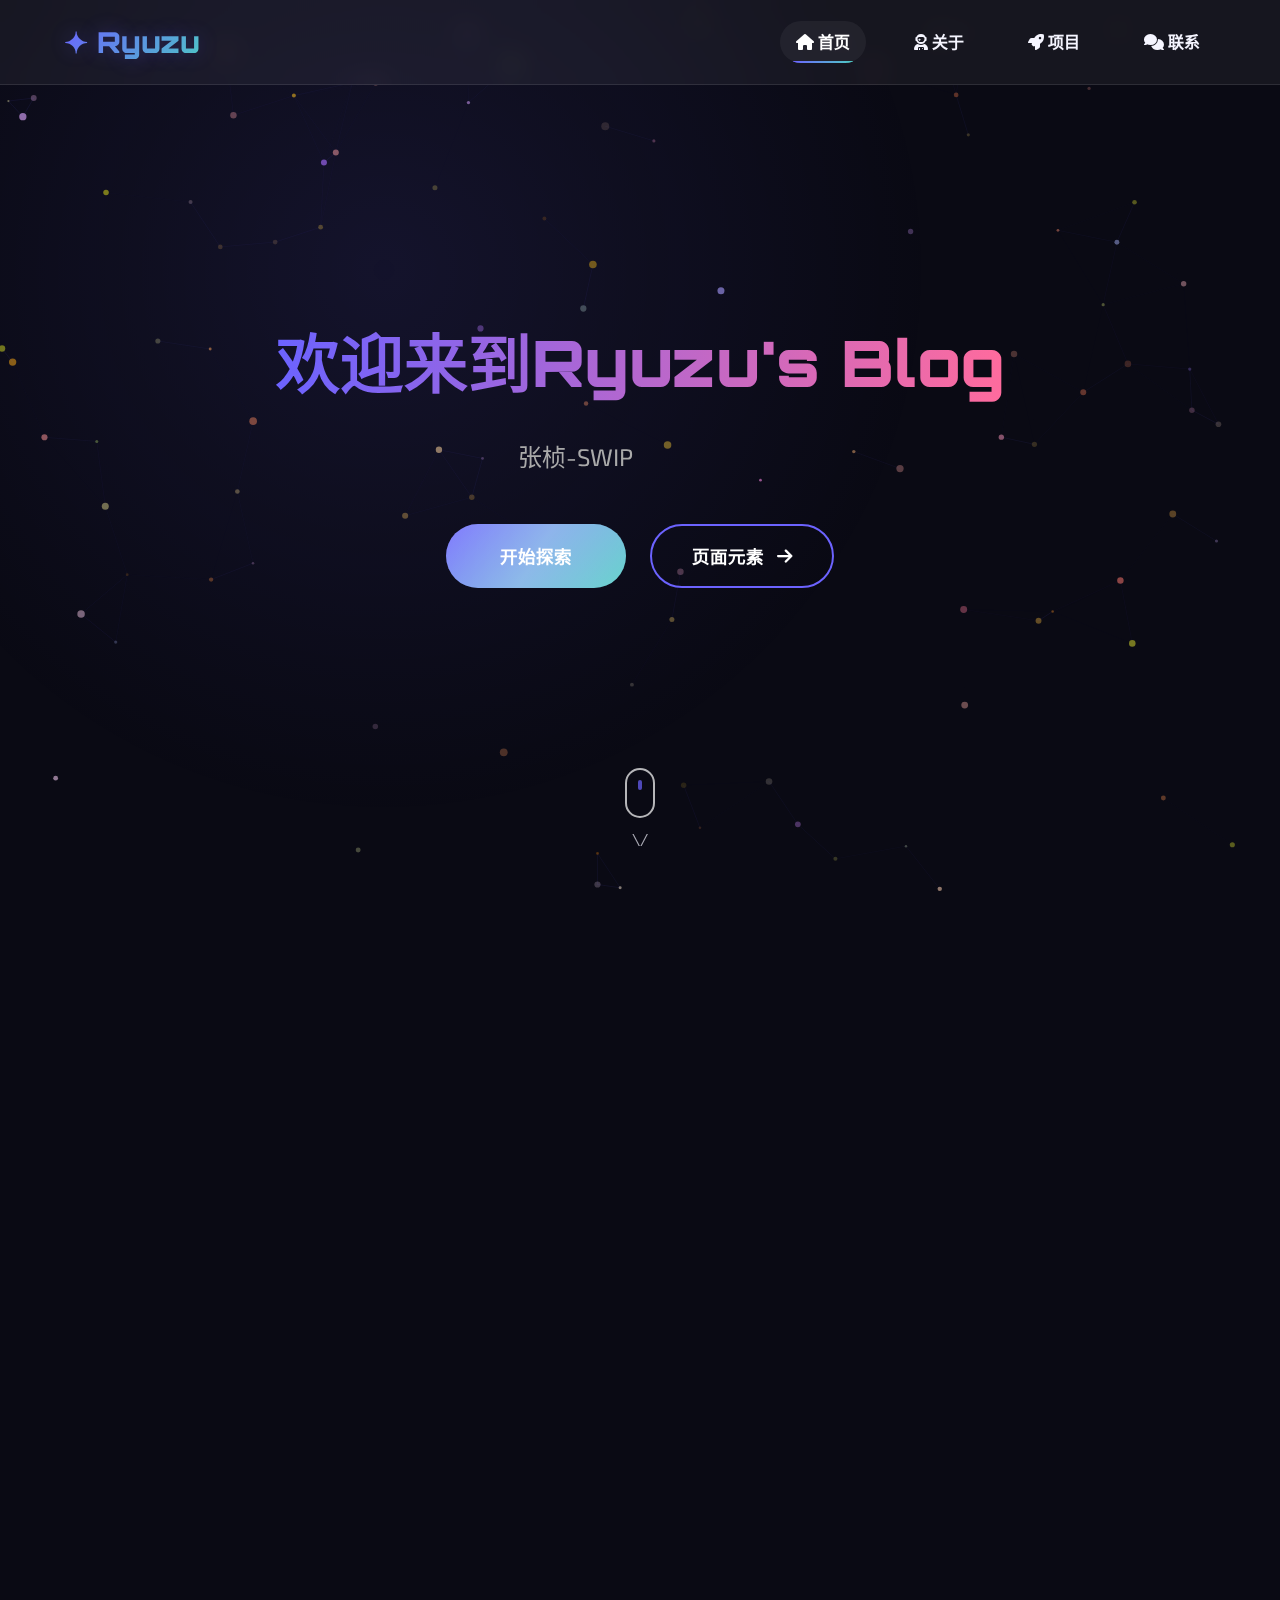
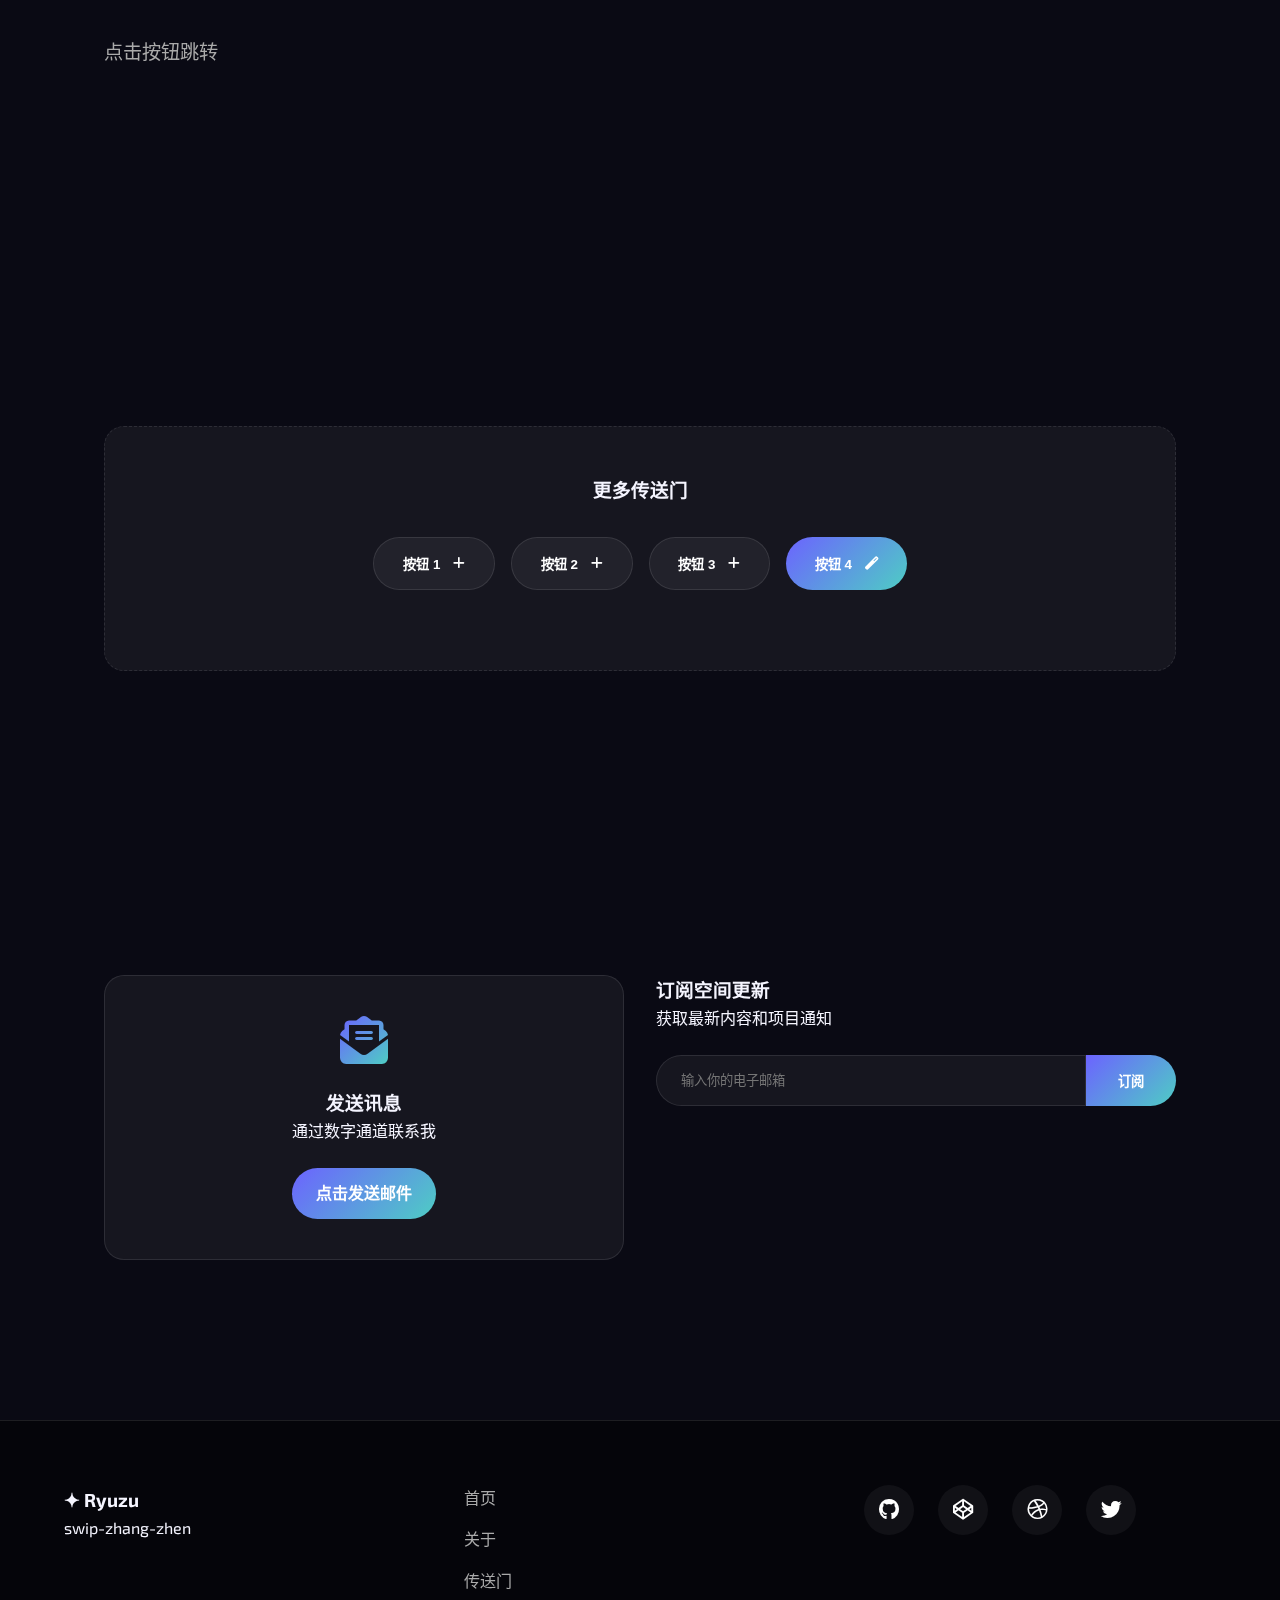
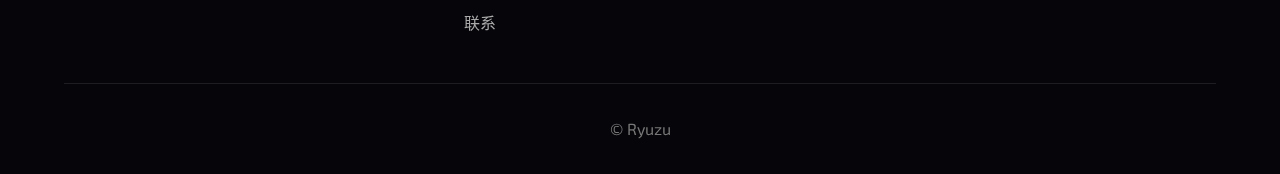
<file: index.html>
<!DOCTYPE html>
<html lang="zh-CN">
<head>
    <meta charset="UTF-8">
    <meta name="viewport" content="width=device-width, initial-scale=1.0">
    <title>ryuzu-swip-zhangzhen</title>
    <link rel="stylesheet" href="style.css">
    <link rel="stylesheet" href="https://cdnjs.cloudflare.com/ajax/libs/font-awesome/6.4.0/css/all.min.css">
    <link href="https://fonts.googleapis.com/css2?family=Orbitron:wght@400;700;900&family=Exo+2:wght@300;400;600&display=swap" rel="stylesheet">
</head>
<body>
    <!-- 粒子背景画布 -->
    <canvas id="particle-canvas"></canvas>
    
    <!-- 导航栏 -->
    <nav class="glass-nav">
        <div class="nav-brand">
            <span class="logo-text">✦ Ryuzu</span>
        </div>
        <div class="nav-links">
            <a href="#home" class="nav-link active"><i class="fas fa-home"></i> 首页</a>
            <a href="#about" class="nav-link"><i class="fas fa-user-astronaut"></i> 关于</a>
            <a href="#projects" class="nav-link"><i class="fas fa-rocket"></i> 项目</a>
            <a href="#contact" class="nav-link"><i class="fas fa-comments"></i> 联系</a>
        </div>
        <button class="menu-toggle">
            <i class="fas fa-bars"></i>
        </button>
    </nav>
    
    <!-- 主内容区 -->
    <main class="parallax-container">
        <!-- 全屏英雄区域 -->
        <section id="home" class="hero-section">
            <div class="hero-content">
                <h1 class="glitch-text" data-text="欢迎来到数字维度">欢迎来到Ryuzu's Blog</h1>
                <p class="hero-subtitle">张桢-SWIP</p>
                <div class="hero-buttons">
                    <a href="#projects" class="btn-primary pulse">
                        <span class="btn-text">开始探索</span>
                        <div class="btn-shine"></div>
                    </a>
                    <a href="#about" class="btn-secondary">
                        <span>页面元素</span>
                        <i class="fas fa-arrow-right"></i>
                    </a>
                </div>
            </div>
            <div class="scroll-indicator">
                <div class="mouse">
                    <div class="wheel"></div>
                </div>
                <p>\/</p>
            </div>
        </section>
        
        <!-- 关于区域 -->
        <section id="about" class="content-section">
            <h2 class="section-title"><span class="title-number">01</span>页面元素</h2>
            <div class="about-grid">
                <div class="about-card glow-card">
                    <div class="card-icon">
                        <i class="fas fa-code"></i>
                    </div>
                    <h3>代码艺术</h3>
                    <p>将逻辑转化为视觉体验，每一行代码都是创造力的延伸。</p>
                </div>
                <div class="about-card glow-card">
                    <div class="card-icon">
                        <i class="fas fa-palette"></i>
                    </div>
                    <h3>设计哲学</h3>
                    <p>简约而不简单，追求功能与美学的完美平衡。</p>
                </div>
                <div class="about-card glow-card">
                    <div class="card-icon">
                        <i class="fas fa-bolt"></i>
                    </div>
                    <h3>动态交互</h3>
                    <p>让每一次点击和滚动都成为独特的体验。</p>
                </div>
            </div>
        </section>
        
        <!-- 项目/按钮区域 -->
        <section id="projects" class="content-section">
            <h2 class="section-title"><span class="title-number">02</span>传送门</h2>
            <p class="section-subtitle">点击按钮跳转</p>
            
            <div class="buttons-grid">
                <!-- 主要跳转按钮 -->
                <a href="https://gitee.com" target="_blank" class="portal-btn gitee-portal">
                    <div class="portal-icon">
                        <i class="fab fa-git-alt"></i>
                    </div>
                    <div class="portal-content">
                        <h3>代码仓库</h3>
                        <p>访问我的项目空间</p>
                    </div>
                    <div class="portal-arrow">
                        <i class="fas fa-external-link-alt"></i>
                    </div>
                </a>
                
                <a href="#" class="portal-btn blog-portal">
                    <div class="portal-icon">
                        <i class="fas fa-blog"></i>
                    </div>
                    <div class="portal-content">
                        <h3>技术博客</h3>
                        <p>阅读文章</p>
                    </div>
                    <div class="portal-arrow">
                        <i class="fas fa-arrow-right"></i>
                    </div>
                </a>
                
                <a href="#" class="portal-btn project-portal">
                    <div class="portal-icon">
                        <i class="fas fa-project-diagram"></i>
                    </div>
                    <div class="portal-content">
                        <h3>作品集</h3>
                        <p>查看开发作品</p>
                    </div>
                    <div class="portal-arrow">
                        <i class="fas fa-arrow-right"></i>
                    </div>
                </a>
                
                <a href="#" class="portal-btn contact-portal">
                    <div class="portal-icon">
                        <i class="fas fa-envelope"></i>
                    </div>
                    <div class="portal-content">
                        <h3>联系我</h3>
                        <p>发送消息</p>
                    </div>
                    <div class="portal-arrow">
                        <i class="fas fa-arrow-right"></i>
                    </div>
                </a>
            </div>
            
            <!-- 待定按钮区域 -->
            <div class="placeholder-section">
                <h3>更多传送门</h3>
                <p> </p>
                <div class="placeholder-buttons">
                    <button class="custom-btn" data-url="#">
                        <span>按钮 1</span>
                        <i class="fas fa-plus"></i>
                    </button>
                    <button class="custom-btn" data-url="#">
                        <span>按钮 2</span>
                        <i class="fas fa-plus"></i>
                    </button>
                    <button class="custom-btn" data-url="#">
                        <span>按钮 3</span>
                        <i class="fas fa-plus"></i>
                    </button>
                    <button class="custom-btn add-btn" id="add-new-btn">
                        <span>按钮 4</span>
                        <i class="fas fa-magic"></i>
                    </button>
                </div>
                <div class="url-input-container" id="url-input-container">
                    <input type="text" id="new-url" placeholder="输入跳转网址 (例如: https://example.com)">
                    <input type="text" id="new-btn-text" placeholder="按钮文字 (例如: 我的项目)">
                    <button id="save-url">保存设置</button>
                </div>
            </div>
        </section>
        
        <!-- 联系区域 -->
        <section id="contact" class="content-section">
            <h2 class="section-title"><span class="title-number">03</span>联系</h2>
            <div class="contact-container">
                <div class="contact-info">
                    <div class="contact-card">
                        <i class="fas fa-envelope-open-text"></i>
                        <h3>发送讯息</h3>
                        <p>通过数字通道联系我</p>
                        <a href="mailto:example@example.com" class="contact-link">点击发送邮件</a>
                    </div>
                </div>
                <div class="newsletter">
                    <h3>订阅空间更新</h3>
                    <p>获取最新内容和项目通知</p>
                    <div class="subscribe-form">
                        <input type="email" placeholder="输入你的电子邮箱">
                        <button class="subscribe-btn">订阅</button>
                    </div>
                </div>
            </div>
        </section>
    </main>
    
    <!-- 页脚 -->
    <footer class="footer">
        <div class="footer-content">
            <div class="footer-brand">
                <h3>✦ Ryuzu</h3>
                <p>swip-zhang-zhen</p>
            </div>
            <div class="footer-links">
                <a href="#home">首页</a>
                <a href="#about">关于</a>
                <a href="#projects">传送门</a>
                <a href="#contact">联系</a>
            </div>
            <div class="social-links">
                <a href="#" class="social-icon"><i class="fab fa-github"></i></a>
                <a href="#" class="social-icon"><i class="fab fa-codepen"></i></a>
                <a href="#" class="social-icon"><i class="fab fa-dribbble"></i></a>
                <a href="#" class="social-icon"><i class="fab fa-twitter"></i></a>
            </div>
        </div>
        <div class="footer-bottom">
            <p>© Ryuzu</p>
        </div>
    </footer>
    
    <!-- 回到顶部按钮 -->
    <button id="back-to-top">
        <i class="fas fa-chevron-up"></i>
    </button>
    
    <script src="script.js"></script>
</body>

</html>
</file>
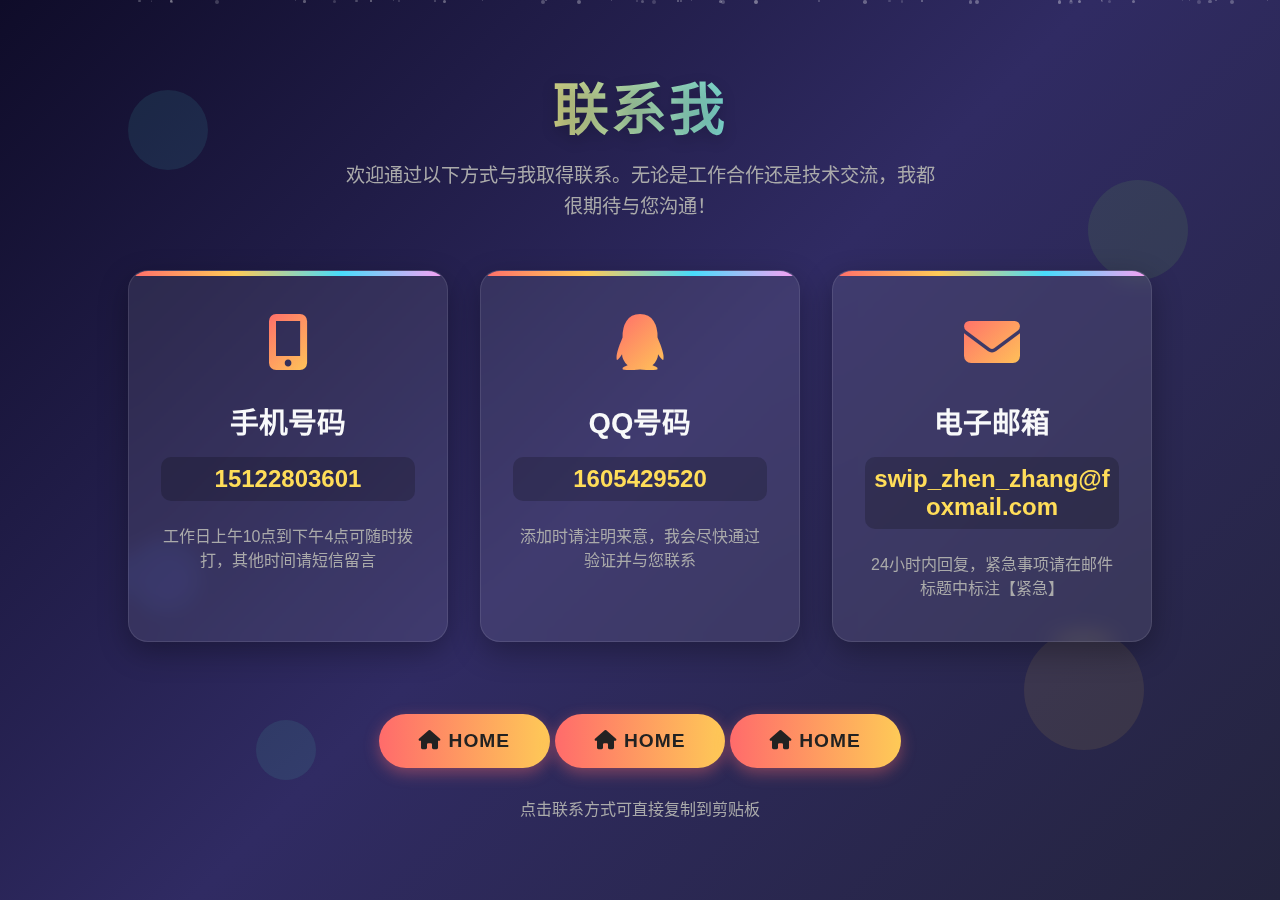
<file: contact.html>
<!DOCTYPE html>
<html lang="zh-CN">
<head>
    <meta charset="UTF-8">
    <meta name="viewport" content="width=device-width, initial-scale=1.0">
    <title>联系方式 | 弓长木贞</title>
    <link rel="stylesheet" href="https://cdnjs.cloudflare.com/ajax/libs/font-awesome/6.4.0/css/all.min.css">
    <style>
        * {
            margin: 0;
            padding: 0;
            box-sizing: border-box;
            font-family: 'Segoe UI', 'Microsoft YaHei', sans-serif;
        }

        body {
            min-height: 100vh;
            background: linear-gradient(135deg, #0f0c29, #302b63, #24243e);
            color: #fff;
            overflow-x: hidden;
            position: relative;
        }

        /* 动态背景 */
        .bg-animation {
            position: fixed;
            top: 0;
            left: 0;
            width: 100%;
            height: 100%;
            z-index: -1;
            overflow: hidden;
        }

        .circle {
            position: absolute;
            border-radius: 50%;
            background: rgba(255, 255, 255, 0.1);
            animation: float 15s infinite linear;
        }

        .circle:nth-child(1) {
            width: 80px;
            height: 80px;
            top: 10%;
            left: 10%;
            animation-delay: 0s;
        }

        .circle:nth-child(2) {
            width: 120px;
            height: 120px;
            top: 70%;
            left: 80%;
            animation-delay: -3s;
        }

        .circle:nth-child(3) {
            width: 60px;
            height: 60px;
            top: 80%;
            left: 20%;
            animation-delay: -6s;
        }

        .circle:nth-child(4) {
            width: 100px;
            height: 100px;
            top: 20%;
            left: 85%;
            animation-delay: -9s;
        }

        .circle:nth-child(5) {
            width: 70px;
            height: 70px;
            top: 60%;
            left: 10%;
            animation-delay: -12s;
        }

        @keyframes float {
            0%, 100% {
                transform: translateY(0) translateX(0) rotate(0deg);
                opacity: 0.8;
            }
            33% {
                transform: translateY(-30px) translateX(30px) rotate(120deg);
                opacity: 0.6;
            }
            66% {
                transform: translateY(20px) translateX(-20px) rotate(240deg);
                opacity: 1;
            }
        }

        /* 主容器 */
        .container {
            max-width: 1200px;
            margin: 0 auto;
            padding: 2rem;
            display: flex;
            flex-direction: column;
            min-height: 100vh;
        }

        /* 标题 */
        .header {
            text-align: center;
            margin-bottom: 3rem;
            padding-top: 2rem;
        }

        .header h1 {
            font-size: 3.5rem;
            margin-bottom: 1rem;
            background: linear-gradient(90deg, #ff6b6b, #feca57, #48dbfb, #ff9ff3);
            -webkit-background-clip: text;
            background-clip: text;
            color: transparent;
            text-shadow: 0 5px 15px rgba(0, 0, 0, 0.2);
            letter-spacing: 2px;
        }

        .header p {
            font-size: 1.2rem;
            color: #aaa;
            max-width: 600px;
            margin: 0 auto;
            line-height: 1.6;
        }

        /* 联系方式卡片 */
        .contact-cards {
            display: flex;
            flex-wrap: wrap;
            justify-content: center;
            gap: 2rem;
            margin-bottom: 4rem;
        }

        .card {
            background: rgba(255, 255, 255, 0.08);
            backdrop-filter: blur(10px);
            border-radius: 20px;
            padding: 2.5rem 2rem;
            width: 320px;
            text-align: center;
            box-shadow: 0 10px 30px rgba(0, 0, 0, 0.3);
            border: 1px solid rgba(255, 255, 255, 0.1);
            transition: all 0.4s ease;
            position: relative;
            overflow: hidden;
        }

        .card::before {
            content: '';
            position: absolute;
            top: 0;
            left: 0;
            width: 100%;
            height: 5px;
            background: linear-gradient(90deg, #ff6b6b, #feca57, #48dbfb, #ff9ff3);
        }

        .card:hover {
            transform: translateY(-15px);
            box-shadow: 0 20px 40px rgba(0, 0, 0, 0.4);
            background: rgba(255, 255, 255, 0.12);
        }

        .card-icon {
            font-size: 3.5rem;
            margin-bottom: 1.5rem;
            display: inline-block;
            background: linear-gradient(135deg, #ff6b6b, #feca57);
            -webkit-background-clip: text;
            background-clip: text;
            color: transparent;
        }

        .card h3 {
            font-size: 1.8rem;
            margin-bottom: 1rem;
            color: #f8f9fa;
        }

        .card-content {
            font-size: 1.5rem;
            font-weight: 600;
            color: #ffdd59;
            margin-bottom: 1.5rem;
            word-break: break-all;
            padding: 0.5rem;
            background: rgba(0, 0, 0, 0.2);
            border-radius: 10px;
            transition: all 0.3s;
        }

        .card-content:hover {
            background: rgba(0, 0, 0, 0.3);
            transform: scale(1.03);
        }

        .card-description {
            color: #aaa;
            font-size: 1rem;
            line-height: 1.5;
        }

        /* 按钮区域 */
        .action-area {
            text-align: center;
            margin-top: auto;
            padding-bottom: 3rem;
        }

        .btn {
            display: inline-block;
            padding: 1rem 2.5rem;
            background: linear-gradient(90deg, #ff6b6b, #feca57);
            color: #222;
            text-decoration: none;
            border-radius: 50px;
            font-weight: 700;
            font-size: 1.2rem;
            letter-spacing: 1px;
            transition: all 0.3s ease;
            box-shadow: 0 5px 15px rgba(255, 107, 107, 0.4);
            position: relative;
            overflow: hidden;
            z-index: 1;
        }

        .btn:hover {
            transform: translateY(-5px);
            box-shadow: 0 10px 25px rgba(255, 107, 107, 0.6);
        }

        .btn:active {
            transform: translateY(0);
        }

        .btn::after {
            content: '';
            position: absolute;
            top: 0;
            left: 0;
            width: 100%;
            height: 100%;
            background: linear-gradient(90deg, #feca57, #ff6b6b);
            z-index: -1;
            transition: opacity 0.3s;
            opacity: 0;
        }

        .btn:hover::after {
            opacity: 1;
        }

        /* 复制提示 */
        .copy-notification {
            position: fixed;
            bottom: 30px;
            left: 50%;
            transform: translateX(-50%) translateY(100px);
            background: rgba(0, 0, 0, 0.8);
            color: white;
            padding: 1rem 2rem;
            border-radius: 10px;
            font-weight: 600;
            box-shadow: 0 5px 15px rgba(0, 0, 0, 0.5);
            transition: transform 0.5s ease;
            z-index: 1000;
            display: flex;
            align-items: center;
            gap: 10px;
        }

        .copy-notification.show {
            transform: translateX(-50%) translateY(0);
        }

        /* 响应式设计 */
        @media (max-width: 768px) {
            .header h1 {
                font-size: 2.5rem;
            }
            
            .contact-cards {
                flex-direction: column;
                align-items: center;
            }
            
            .card {
                width: 90%;
                max-width: 400px;
            }
        }

        @media (max-width: 480px) {
            .container {
                padding: 1rem;
            }
            
            .header h1 {
                font-size: 2rem;
            }
            
            .card {
                padding: 2rem 1.5rem;
            }
            
            .card-content {
                font-size: 1.3rem;
            }
        }

        /* 粒子效果 */
        .particles {
            position: fixed;
            top: 0;
            left: 0;
            width: 100%;
            height: 100%;
            z-index: -1;
        }

        .particle {
            position: absolute;
            width: 4px;
            height: 4px;
            background: rgba(255, 255, 255, 0.5);
            border-radius: 50%;
            animation: particle-float 20s infinite linear;
        }

        @keyframes particle-float {
            0% {
                transform: translateY(100vh) translateX(0);
            }
            100% {
                transform: translateY(-100px) translateX(100px);
            }
        }
    </style>
</head>
<body>
    <!-- 动态背景 -->
    <div class="bg-animation">
        <div class="circle"></div>
        <div class="circle"></div>
        <div class="circle"></div>
        <div class="circle"></div>
        <div class="circle"></div>
    </div>

    <!-- 粒子效果 -->
    <div class="particles" id="particles-container"></div>

    <!-- 主容器 -->
    <div class="container">
        <!-- 标题 -->
        <div class="header">
            <h1>联系我</h1>
            <p>欢迎通过以下方式与我取得联系。无论是工作合作还是技术交流，我都很期待与您沟通！</p>
        </div>

        <!-- 联系方式卡片 -->
        <div class="contact-cards">
            <!-- 手机号码 -->
            <div class="card">
                <div class="card-icon">
                    <i class="fas fa-mobile-alt"></i>
                </div>
                <h3>手机号码</h3>
                <div class="card-content" id="phone">15122803601</div>
                <p class="card-description">工作日上午10点到下午4点可随时拨打，其他时间请短信留言</p>
            </div>

            <!-- QQ号码 -->
            <div class="card">
                <div class="card-icon">
                    <i class="fab fa-qq"></i>
                </div>
                <h3>QQ号码</h3>
                <div class="card-content" id="qq">1605429520</div>
                <p class="card-description">添加时请注明来意，我会尽快通过验证并与您联系</p>
            </div>

            <!-- 邮箱 -->
            <div class="card">
                <div class="card-icon">
                    <i class="fas fa-envelope"></i>
                </div>
                <h3>电子邮箱</h3>
                <div class="card-content" id="email">swip_zhen_zhang@foxmail.com</div>
                <p class="card-description">24小时内回复，紧急事项请在邮件标题中标注【紧急】</p>
            </div>
        </div>

        <!-- 按钮区域 -->
        <div class="action-area">
            <a href="index.html" class="btn">
                <i class="fas fa-home"></i> HOME
            </a>
            <a href="mmd.html" class="btn">
                <i class="fas fa-home"></i> HOME
            </a>
            <a href="index.html" class="btn">
                <i class="fas fa-home"></i> HOME
            </a>
            <p style="margin-top: 1.5rem; color: #aaa; font-size: 1rem;">
                点击联系方式可直接复制到剪贴板
            </p>
        </div>
    </div>

    <!-- 复制提示 -->
    <div class="copy-notification" id="copyNotification">
        <i class="fas fa-check-circle"></i>
        <span id="copyText">已复制到剪贴板</span>
    </div>

    <script>
        // 创建粒子效果
        function createParticles() {
            const container = document.getElementById('particles-container');
            const particleCount = 50;
            
            for (let i = 0; i < particleCount; i++) {
                const particle = document.createElement('div');
                particle.classList.add('particle');
                
                // 随机位置
                const left = Math.random() * 100;
                const size = Math.random() * 3 + 1;
                const opacity = Math.random() * 0.5 + 0.3;
                const animationDuration = Math.random() * 20 + 10;
                const animationDelay = Math.random() * 20;
                
                particle.style.left = `${left}%`;
                particle.style.width = `${size}px`;
                particle.style.height = `${size}px`;
                particle.style.opacity = opacity;
                particle.style.animationDuration = `${animationDuration}s`;
                particle.style.animationDelay = `${animationDelay}s`;
                
                container.appendChild(particle);
            }
        }

        // 复制文本到剪贴板
        function copyToClipboard(text, type) {
            navigator.clipboard.writeText(text).then(() => {
                // 显示复制成功提示
                const notification = document.getElementById('copyNotification');
                const copyText = document.getElementById('copyText');
                
                // 根据类型设置提示文本
                let typeName = '';
                switch(type) {
                    case 'phone':
                        typeName = '手机号码';
                        break;
                    case 'qq':
                        typeName = 'QQ号码';
                        break;
                    case 'email':
                        typeName = '邮箱地址';
                        break;
                }
                
                copyText.textContent = `${typeName}已复制到剪贴板`;
                notification.classList.add('show');
                
                // 3秒后隐藏提示
                setTimeout(() => {
                    notification.classList.remove('show');
                }, 3000);
            }).catch(err => {
                console.error('复制失败: ', err);
                alert('复制失败，请手动选择并复制文本');
            });
        }

        // 为联系方式添加点击复制功能
        document.addEventListener('DOMContentLoaded', function() {
            // 创建粒子效果
            createParticles();
            
            // 手机号码点击复制
            document.getElementById('phone').addEventListener('click', function() {
                const phoneText = this.textContent.replace(/-/g, '');
                copyToClipboard(phoneText, 'phone');
                
                // 添加点击效果
                this.style.transform = 'scale(1.05)';
                this.style.backgroundColor = 'rgba(255, 221, 89, 0.2)';
                setTimeout(() => {
                    this.style.transform = '';
                    this.style.backgroundColor = '';
                }, 300);
            });
            
            // QQ号码点击复制
            document.getElementById('qq').addEventListener('click', function() {
                copyToClipboard(this.textContent, 'qq');
                
                // 添加点击效果
                this.style.transform = 'scale(1.05)';
                this.style.backgroundColor = 'rgba(255, 221, 89, 0.2)';
                setTimeout(() => {
                    this.style.transform = '';
                    this.style.backgroundColor = '';
                }, 300);
            });
            
            // 邮箱点击复制
            document.getElementById('email').addEventListener('click', function() {
                copyToClipboard(this.textContent, 'email');
                
                // 添加点击效果
                this.style.transform = 'scale(1.05)';
                this.style.backgroundColor = 'rgba(255, 221, 89, 0.2)';
                setTimeout(() => {
                    this.style.transform = '';
                    this.style.backgroundColor = '';
                }, 300);
            });
            
            // 卡片悬停效果增强
            const cards = document.querySelectorAll('.card');
            cards.forEach(card => {
                card.addEventListener('mouseenter', function() {
                    const icon = this.querySelector('.card-icon');
                    icon.style.transform = 'scale(1.2) rotate(5deg)';
                });
                
                card.addEventListener('mouseleave', function() {
                    const icon = this.querySelector('.card-icon');
                    icon.style.transform = '';
                });
            });
        });

        // 动态背景动画增强
        document.addEventListener('DOMContentLoaded', function() {
            const circles = document.querySelectorAll('.circle');
            
            circles.forEach((circle, index) => {
                // 为每个圆圈添加随机颜色
                const hue = Math.floor(Math.random() * 360);
                circle.style.background = `hsla(${hue}, 70%, 60%, 0.1)`;
                
                // 随机动画延迟
                const delay = Math.random() * 5;
                circle.style.animationDelay = `-${delay}s`;
            });
        });
    </script>
</body>

</html>
</file>
<file: style.css>
/* 基础重置与全局样式 */
* {
    margin: 0;
    padding: 0;
    box-sizing: border-box;
}

:root {
    --primary-color: #6C63FF;
    --secondary-color: #FF6B9D;
    --accent-color: #4ECDC4;
    --dark-color: #121220;
    --darker-color: #0A0A14;
    --light-color: #F5F5FF;
    --glass-bg: rgba(255, 255, 255, 0.05);
    --glass-border: rgba(255, 255, 255, 0.1);
    --gradient-primary: linear-gradient(135deg, #6C63FF, #4ECDC4);
    --gradient-secondary: linear-gradient(135deg, #FF6B9D, #FFD166);
    --font-heading: 'Orbitron', sans-serif;
    --font-body: 'Exo 2', sans-serif;
}

html {
    scroll-behavior: smooth;
}

body {
    font-family: var(--font-body);
    background: var(--darker-color);
    color: var(--light-color);
    overflow-x: hidden;
    line-height: 1.6;
}

/* 粒子背景 */
#particle-canvas {
    position: fixed;
    top: 0;
    left: 0;
    width: 100%;
    height: 100%;
    z-index: -1;
    pointer-events: none;
}

/* 玻璃态导航栏 */
.glass-nav {
    position: fixed;
    top: 0;
    width: 100%;
    padding: 1.2rem 5%;
    display: flex;
    justify-content: space-between;
    align-items: center;
    background: var(--glass-bg);
    backdrop-filter: blur(12px);
    border-bottom: 1px solid var(--glass-border);
    z-index: 1000;
    transition: all 0.3s ease;
}

.nav-brand {
    font-family: var(--font-heading);
    font-weight: 900;
    font-size: 1.8rem;
}

.logo-text {
    background: var(--gradient-primary);
    -webkit-background-clip: text;
    background-clip: text;
    color: transparent;
    text-shadow: 0 0 20px rgba(108, 99, 255, 0.3);
}

.nav-links {
    display: flex;
    gap: 2rem;
}

.nav-link {
    color: var(--light-color);
    text-decoration: none;
    font-weight: 600;
    padding: 0.5rem 1rem;
    border-radius: 30px;
    transition: all 0.3s ease;
    position: relative;
    overflow: hidden;
}

.nav-link:hover, .nav-link.active {
    color: white;
    background: var(--glass-bg);
}

.nav-link::after {
    content: '';
    position: absolute;
    bottom: 0;
    left: 50%;
    width: 0;
    height: 2px;
    background: var(--gradient-primary);
    transition: all 0.3s ease;
    transform: translateX(-50%);
}

.nav-link:hover::after, .nav-link.active::after {
    width: 70%;
}

.menu-toggle {
    display: none;
    background: none;
    border: none;
    color: white;
    font-size: 1.5rem;
    cursor: pointer;
}

/* 英雄区域 */
.hero-section {
    min-height: 100vh;
    display: flex;
    flex-direction: column;
    justify-content: center;
    align-items: center;
    text-align: center;
    padding: 0 5%;
    position: relative;
    overflow: hidden;
}

.hero-section::before {
    content: '';
    position: absolute;
    top: 0;
    left: 0;
    width: 100%;
    height: 100%;
    background: radial-gradient(circle at 30% 30%, rgba(108, 99, 255, 0.1), transparent 50%);
    z-index: -1;
}

.glitch-text {
    font-family: var(--font-heading);
    font-size: 4rem;
    font-weight: 900;
    margin-bottom: 1.5rem;
    position: relative;
    background: linear-gradient(90deg, #6C63FF, #FF6B9D, #4ECDC4, #6C63FF);
    background-size: 300% 100%;
    -webkit-background-clip: text;
    background-clip: text;
    color: transparent;
    animation: glitch 3s infinite, gradient-shift 5s infinite linear;
}

@keyframes glitch {
    0%, 100% { transform: translate(0); }
    1% { transform: translate(-2px, 2px); }
    2% { transform: translate(2px, -2px); }
    3% { transform: translate(-2px, -2px); }
    4% { transform: translate(2px, 2px); }
    5% { transform: translate(0); }
}

@keyframes gradient-shift {
    0% { background-position: 0% 50%; }
    50% { background-position: 100% 50%; }
    100% { background-position: 0% 50%; }
}

.hero-subtitle {
    font-size: 1.5rem;
    margin-bottom: 3rem;
    color: #aaa;
    max-width: 600px;
}

.hero-buttons {
    display: flex;
    gap: 1.5rem;
    flex-wrap: wrap;
    justify-content: center;
}

/* 主要按钮样式 */
.btn-primary {
    display: inline-flex;
    align-items: center;
    justify-content: center;
    padding: 1rem 2.5rem;
    background: var(--gradient-primary);
    color: white;
    text-decoration: none;
    border-radius: 50px;
    font-weight: 700;
    font-size: 1.1rem;
    position: relative;
    overflow: hidden;
    transition: all 0.3s ease;
    border: none;
    cursor: pointer;
    min-width: 180px;
}

.btn-primary:hover {
    transform: translateY(-5px);
    box-shadow: 0 10px 30px rgba(108, 99, 255, 0.4);
}

.btn-primary.pulse {
    animation: pulse 2s infinite;
}

@keyframes pulse {
    0% { box-shadow: 0 0 0 0 rgba(108, 99, 255, 0.7); }
    70% { box-shadow: 0 0 0 15px rgba(108, 99, 255, 0); }
    100% { box-shadow: 0 0 0 0 rgba(108, 99, 255, 0); }
}

.btn-shine {
    position: absolute;
    top: -50%;
    left: -50%;
    width: 200%;
    height: 200%;
    background: linear-gradient(to right, transparent, rgba(255, 255, 255, 0.3), transparent);
    transform: rotate(30deg);
    animation: shine 3s infinite;
}

@keyframes shine {
    0% { left: -50%; }
    100% { left: 150%; }
}

.btn-secondary {
    display: inline-flex;
    align-items: center;
    gap: 0.8rem;
    padding: 1rem 2.5rem;
    background: transparent;
    color: white;
    text-decoration: none;
    border-radius: 50px;
    font-weight: 700;
    font-size: 1.1rem;
    border: 2px solid var(--primary-color);
    transition: all 0.3s ease;
}

.btn-secondary:hover {
    background: rgba(108, 99, 255, 0.1);
    gap: 1.2rem;
}

/* 滚动指示器 */
.scroll-indicator {
    position: absolute;
    bottom: 3rem;
    left: 50%;
    transform: translateX(-50%);
    display: flex;
    flex-direction: column;
    align-items: center;
    gap: 0.5rem;
    opacity: 0.7;
    animation: float 3s infinite ease-in-out;
}

@keyframes float {
    0%, 100% { transform: translateX(-50%) translateY(0); }
    50% { transform: translateX(-50%) translateY(-10px); }
}

.mouse {
    width: 30px;
    height: 50px;
    border: 2px solid white;
    border-radius: 20px;
    position: relative;
}

.wheel {
    width: 4px;
    height: 10px;
    background: var(--primary-color);
    border-radius: 2px;
    position: absolute;
    top: 10px;
    left: 50%;
    transform: translateX(-50%);
    animation: scroll-wheel 2s infinite;
}

@keyframes scroll-wheel {
    0% { top: 10px; opacity: 1; }
    100% { top: 30px; opacity: 0; }
}

/* 内容区域 */
.content-section {
    padding: 6rem 5%;
    max-width: 1200px;
    margin: 0 auto;
}

.section-title {
    font-family: var(--font-heading);
    font-size: 2.5rem;
    margin-bottom: 1rem;
    display: flex;
    align-items: center;
    gap: 1rem;
}

.title-number {
    color: var(--primary-color);
    font-size: 1.2rem;
    background: var(--glass-bg);
    padding: 0.5rem 1rem;
    border-radius: 30px;
}

.section-subtitle {
    color: #aaa;
    margin-bottom: 3rem;
    font-size: 1.2rem;
}

/* 卡片样式 */
.about-grid {
    display: grid;
    grid-template-columns: repeat(auto-fit, minmax(280px, 1fr));
    gap: 2rem;
    margin-top: 3rem;
}

.glow-card {
    background: var(--glass-bg);
    border-radius: 20px;
    padding: 2.5rem;
    transition: all 0.3s ease;
    border: 1px solid var(--glass-border);
    position: relative;
    overflow: hidden;
}

.glow-card::before {
    content: '';
    position: absolute;
    top: 0;
    left: 0;
    width: 100%;
    height: 100%;
    background: var(--gradient-primary);
    opacity: 0;
    transition: opacity 0.3s ease;
    z-index: -1;
}

.glow-card:hover {
    transform: translateY(-10px);
    border-color: var(--primary-color);
}

.glow-card:hover::before {
    opacity: 0.1;
}

.card-icon {
    width: 70px;
    height: 70px;
    background: var(--gradient-primary);
    border-radius: 50%;
    display: flex;
    align-items: center;
    justify-content: center;
    margin-bottom: 1.5rem;
    font-size: 1.8rem;
}

/* 传送门按钮样式 */
.buttons-grid {
    display: grid;
    grid-template-columns: repeat(auto-fit, minmax(300px, 1fr));
    gap: 1.5rem;
    margin: 3rem 0;
}

.portal-btn {
    display: flex;
    align-items: center;
    background: var(--glass-bg);
    border-radius: 15px;
    padding: 1.5rem;
    text-decoration: none;
    color: white;
    transition: all 0.3s ease;
    border: 1px solid var(--glass-border);
    position: relative;
    overflow: hidden;
}

.portal-btn::before {
    content: '';
    position: absolute;
    top: 0;
    left: -100%;
    width: 100%;
    height: 100%;
    background: linear-gradient(90deg, transparent, rgba(255, 255, 255, 0.1), transparent);
    transition: left 0.6s ease;
}

.portal-btn:hover::before {
    left: 100%;
}

.portal-btn:hover {
    transform: translateY(-5px);
    border-color: var(--primary-color);
    box-shadow: 0 10px 30px rgba(108, 99, 255, 0.2);
}

.gitee-portal { border-left: 4px solid #C71D23; }
.blog-portal { border-left: 4px solid #4ECDC4; }
.project-portal { border-left: 4px solid #FF6B9D; }
.contact-portal { border-left: 4px solid #FFD166; }

.portal-icon {
    width: 60px;
    height: 60px;
    background: rgba(255, 255, 255, 0.05);
    border-radius: 12px;
    display: flex;
    align-items: center;
    justify-content: center;
    margin-right: 1.5rem;
    font-size: 1.5rem;
}

.portal-content {
    flex: 1;
}

.portal-content h3 {
    font-size: 1.3rem;
    margin-bottom: 0.3rem;
}

.portal-content p {
    color: #aaa;
    font-size: 0.9rem;
}

.portal-arrow {
    font-size: 1.2rem;
    opacity: 0.7;
    transition: all 0.3s ease;
}

.portal-btn:hover .portal-arrow {
    opacity: 1;
    transform: translateX(5px);
}

/* 待定按钮区域 */
.placeholder-section {
    background: var(--glass-bg);
    border-radius: 20px;
    padding: 3rem;
    margin-top: 4rem;
    border: 1px dashed var(--glass-border);
    text-align: center;
}

.placeholder-buttons {
    display: flex;
    justify-content: center;
    gap: 1rem;
    flex-wrap: wrap;
    margin: 2rem 0;
}

.custom-btn {
    display: flex;
    align-items: center;
    gap: 0.8rem;
    padding: 1rem 1.8rem;
    background: rgba(255, 255, 255, 0.05);
    border: 1px solid var(--glass-border);
    border-radius: 50px;
    color: white;
    font-weight: 600;
    cursor: pointer;
    transition: all 0.3s ease;
}

.custom-btn:hover {
    background: rgba(108, 99, 255, 0.2);
    border-color: var(--primary-color);
    transform: translateY(-3px);
}

.add-btn {
    background: var(--gradient-primary);
    border: none;
}

.url-input-container {
    display: none;
    flex-direction: column;
    gap: 1rem;
    max-width: 500px;
    margin: 2rem auto 0;
    padding: 1.5rem;
    background: rgba(0, 0, 0, 0.3);
    border-radius: 15px;
}

.url-input-container input {
    padding: 1rem;
    background: rgba(255, 255, 255, 0.05);
    border: 1px solid var(--glass-border);
    border-radius: 10px;
    color: white;
    font-family: var(--font-body);
}

.url-input-container input:focus {
    outline: none;
    border-color: var(--primary-color);
}

#save-url {
    padding: 1rem;
    background: var(--gradient-primary);
    border: none;
    border-radius: 10px;
    color: white;
    font-weight: 700;
    cursor: pointer;
    transition: all 0.3s ease;
}

#save-url:hover {
    transform: translateY(-3px);
    box-shadow: 0 5px 20px rgba(108, 99, 255, 0.3);
}

/* 联系区域 */
.contact-container {
    display: grid;
    grid-template-columns: repeat(auto-fit, minmax(300px, 1fr));
    gap: 2rem;
    margin-top: 3rem;
}

.contact-card {
    background: var(--glass-bg);
    border-radius: 20px;
    padding: 2.5rem;
    text-align: center;
    border: 1px solid var(--glass-border);
    transition: all 0.3s ease;
}

.contact-card:hover {
    border-color: var(--primary-color);
    transform: translateY(-5px);
}

.contact-card i {
    font-size: 3rem;
    margin-bottom: 1.5rem;
    background: var(--gradient-primary);
    -webkit-background-clip: text;
    background-clip: text;
    color: transparent;
}

.contact-link {
    display: inline-block;
    margin-top: 1.5rem;
    padding: 0.8rem 1.5rem;
    background: var(--gradient-primary);
    color: white;
    text-decoration: none;
    border-radius: 30px;
    font-weight: 600;
    transition: all 0.3s ease;
}

.contact-link:hover {
    transform: translateY(-3px);
    box-shadow: 0 5px 20px rgba(108, 99, 255, 0.3);
}

.subscribe-form {
    display: flex;
    margin-top: 1.5rem;
}

.subscribe-form input {
    flex: 1;
    padding: 1rem 1.5rem;
    background: rgba(255, 255, 255, 0.05);
    border: 1px solid var(--glass-border);
    border-radius: 50px 0 0 50px;
    color: white;
    font-family: var(--font-body);
}

.subscribe-form input:focus {
    outline: none;
    border-color: var(--primary-color);
}

.subscribe-btn {
    padding: 1rem 2rem;
    background: var(--gradient-primary);
    border: none;
    border-radius: 0 50px 50px 0;
    color: white;
    font-weight: 700;
    cursor: pointer;
    transition: all 0.3s ease;
}

.subscribe-btn:hover {
    background: var(--gradient-secondary);
}

/* 页脚 */
.footer {
    background: rgba(0, 0, 0, 0.5);
    padding: 4rem 5% 2rem;
    margin-top: 4rem;
    border-top: 1px solid var(--glass-border);
}

.footer-content {
    display: grid;
    grid-template-columns: repeat(auto-fit, minmax(250px, 1fr));
    gap: 3rem;
    margin-bottom: 3rem;
}

.footer-links {
    display: flex;
    flex-direction: column;
    gap: 1rem;
}

.footer-links a {
    color: #aaa;
    text-decoration: none;
    transition: all 0.3s ease;
}

.footer-links a:hover {
    color: white;
    padding-left: 10px;
}

.social-links {
    display: flex;
    gap: 1.5rem;
}

.social-icon {
    width: 50px;
    height: 50px;
    background: var(--glass-bg);
    border-radius: 50%;
    display: flex;
    align-items: center;
    justify-content: center;
    color: white;
    text-decoration: none;
    font-size: 1.3rem;
    transition: all 0.3s ease;
}

.social-icon:hover {
    background: var(--gradient-primary);
    transform: translateY(-5px);
}

.footer-bottom {
    text-align: center;
    padding-top: 2rem;
    border-top: 1px solid var(--glass-border);
    color: #777;
}

/* 回到顶部按钮 */
#back-to-top {
    position: fixed;
    bottom: 2rem;
    right: 2rem;
    width: 50px;
    height: 50px;
    background: var(--gradient-primary);
    border: none;
    border-radius: 50%;
    color: white;
    font-size: 1.2rem;
    cursor: pointer;
    opacity: 0;
    visibility: hidden;
    transition: all 0.3s ease;
    z-index: 1000;
    box-shadow: 0 5px 20px rgba(108, 99, 255, 0.3);
}

#back-to-top.visible {
    opacity: 1;
    visibility: visible;
}

#back-to-top:hover {
    transform: translateY(-5px);
    box-shadow: 0 8px 25px rgba(108, 99, 255, 0.4);
}

/* 响应式设计 */
@media (max-width: 768px) {
    .glitch-text {
        font-size: 2.5rem;
    }
    
    .nav-links {
        display: none;
    }
    
    .menu-toggle {
        display: block;
    }
    
    .buttons-grid {
        grid-template-columns: 1fr;
    }
    
    .hero-buttons {
        flex-direction: column;
        align-items: center;
    }
    
    .btn-primary, .btn-secondary {
        width: 100%;
        max-width: 300px;
        justify-content: center;
    }
}
</file>
